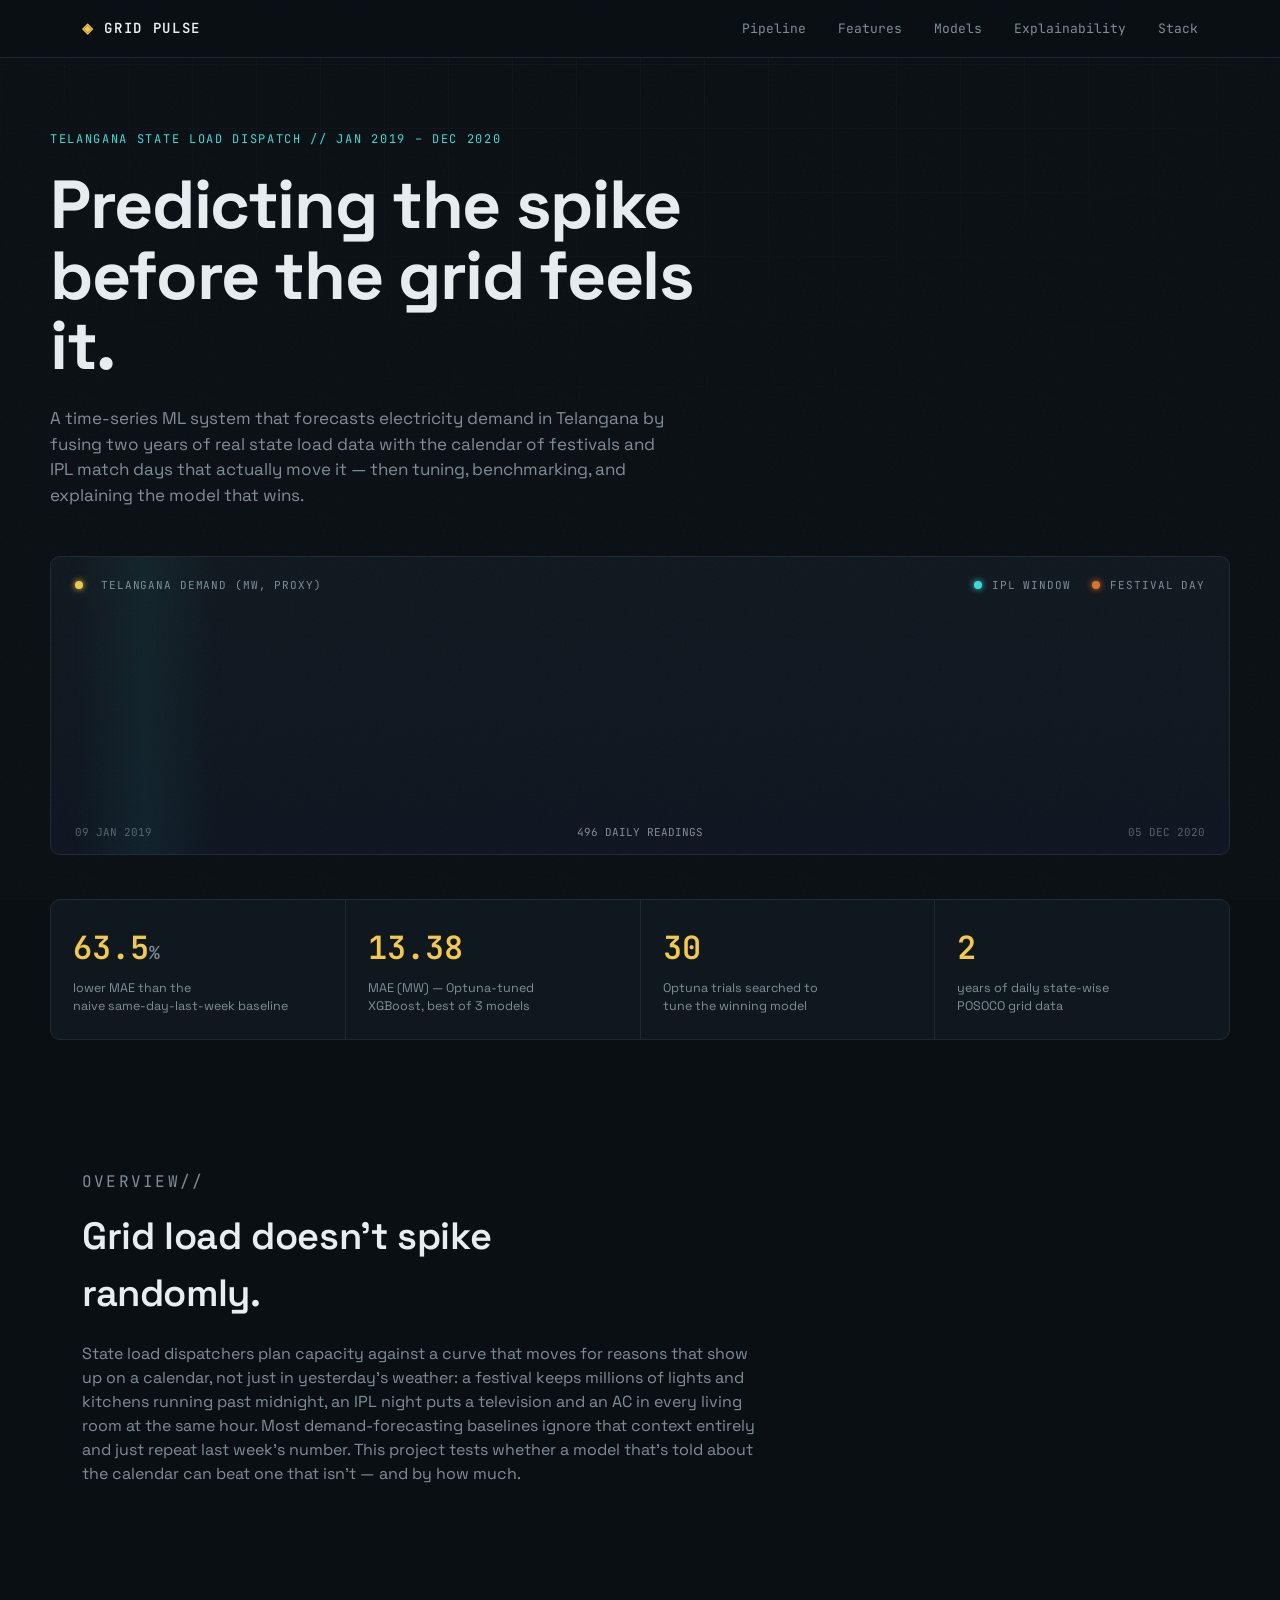
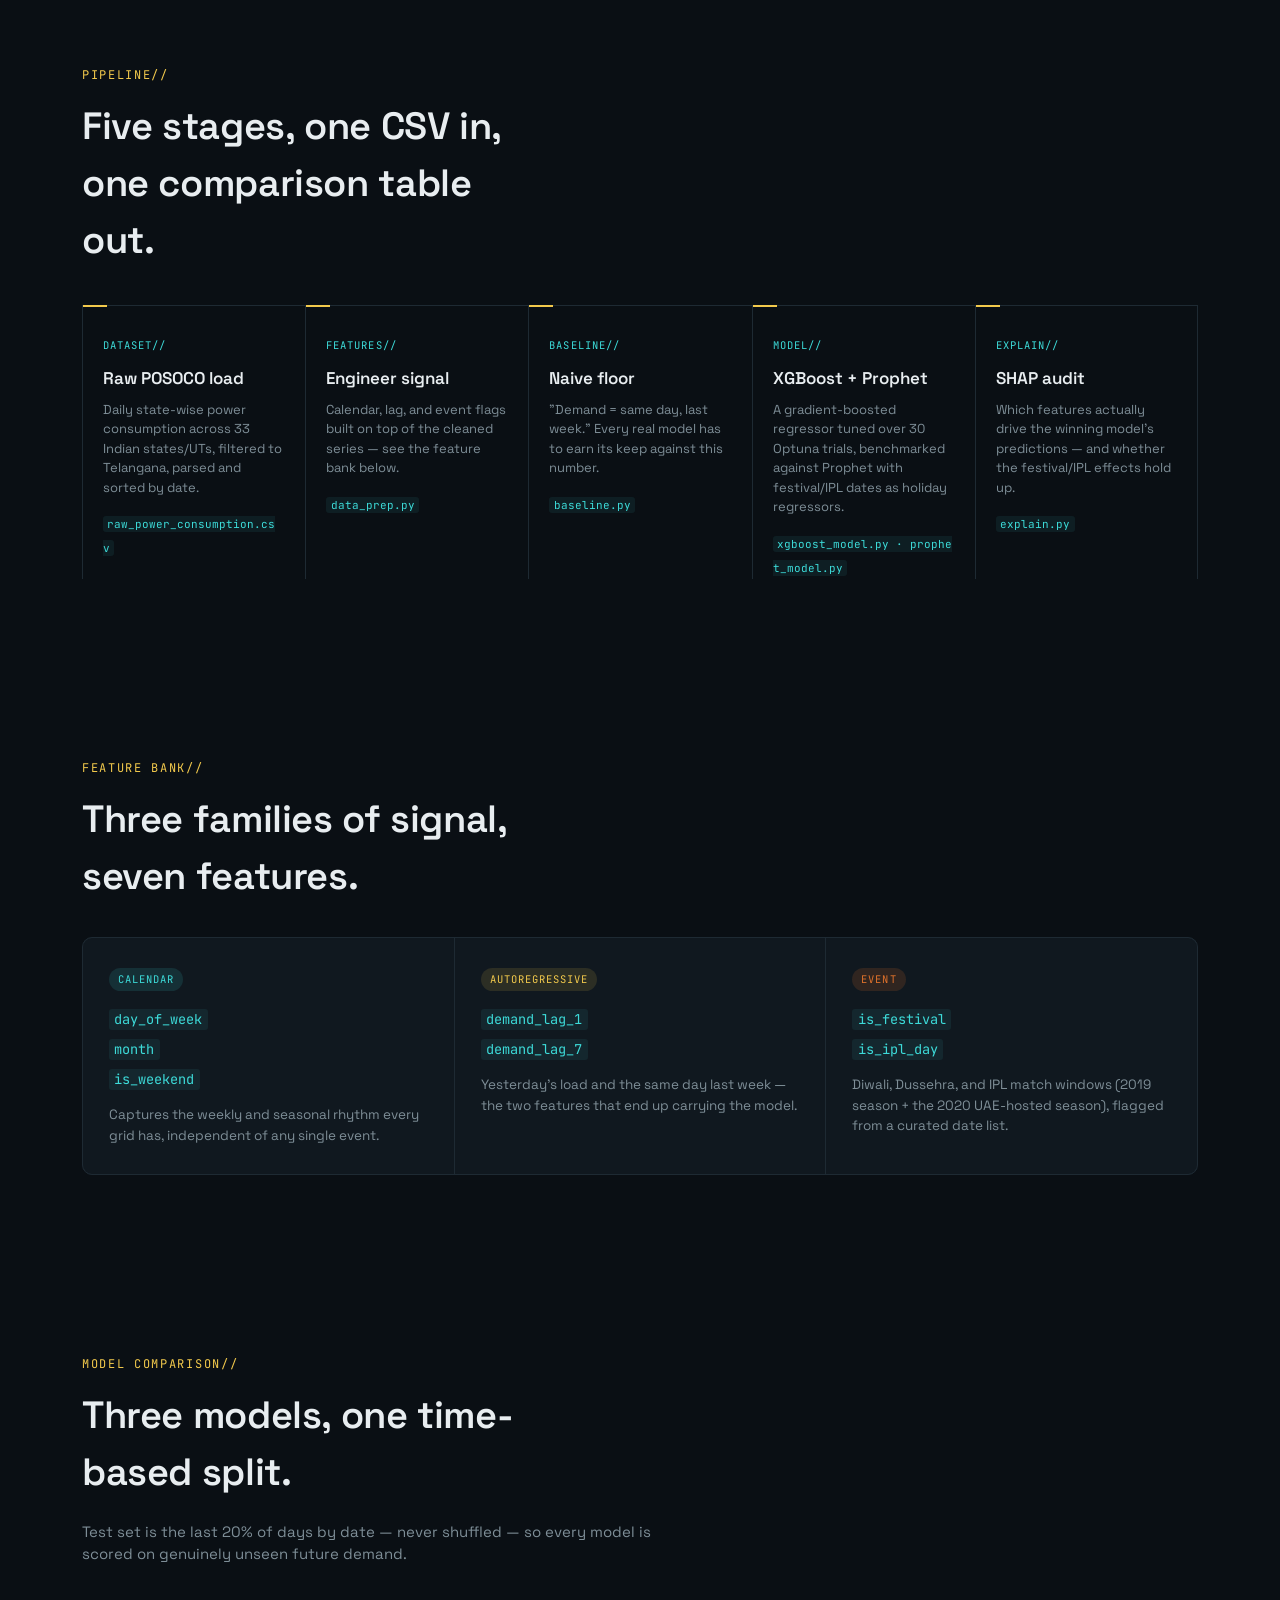
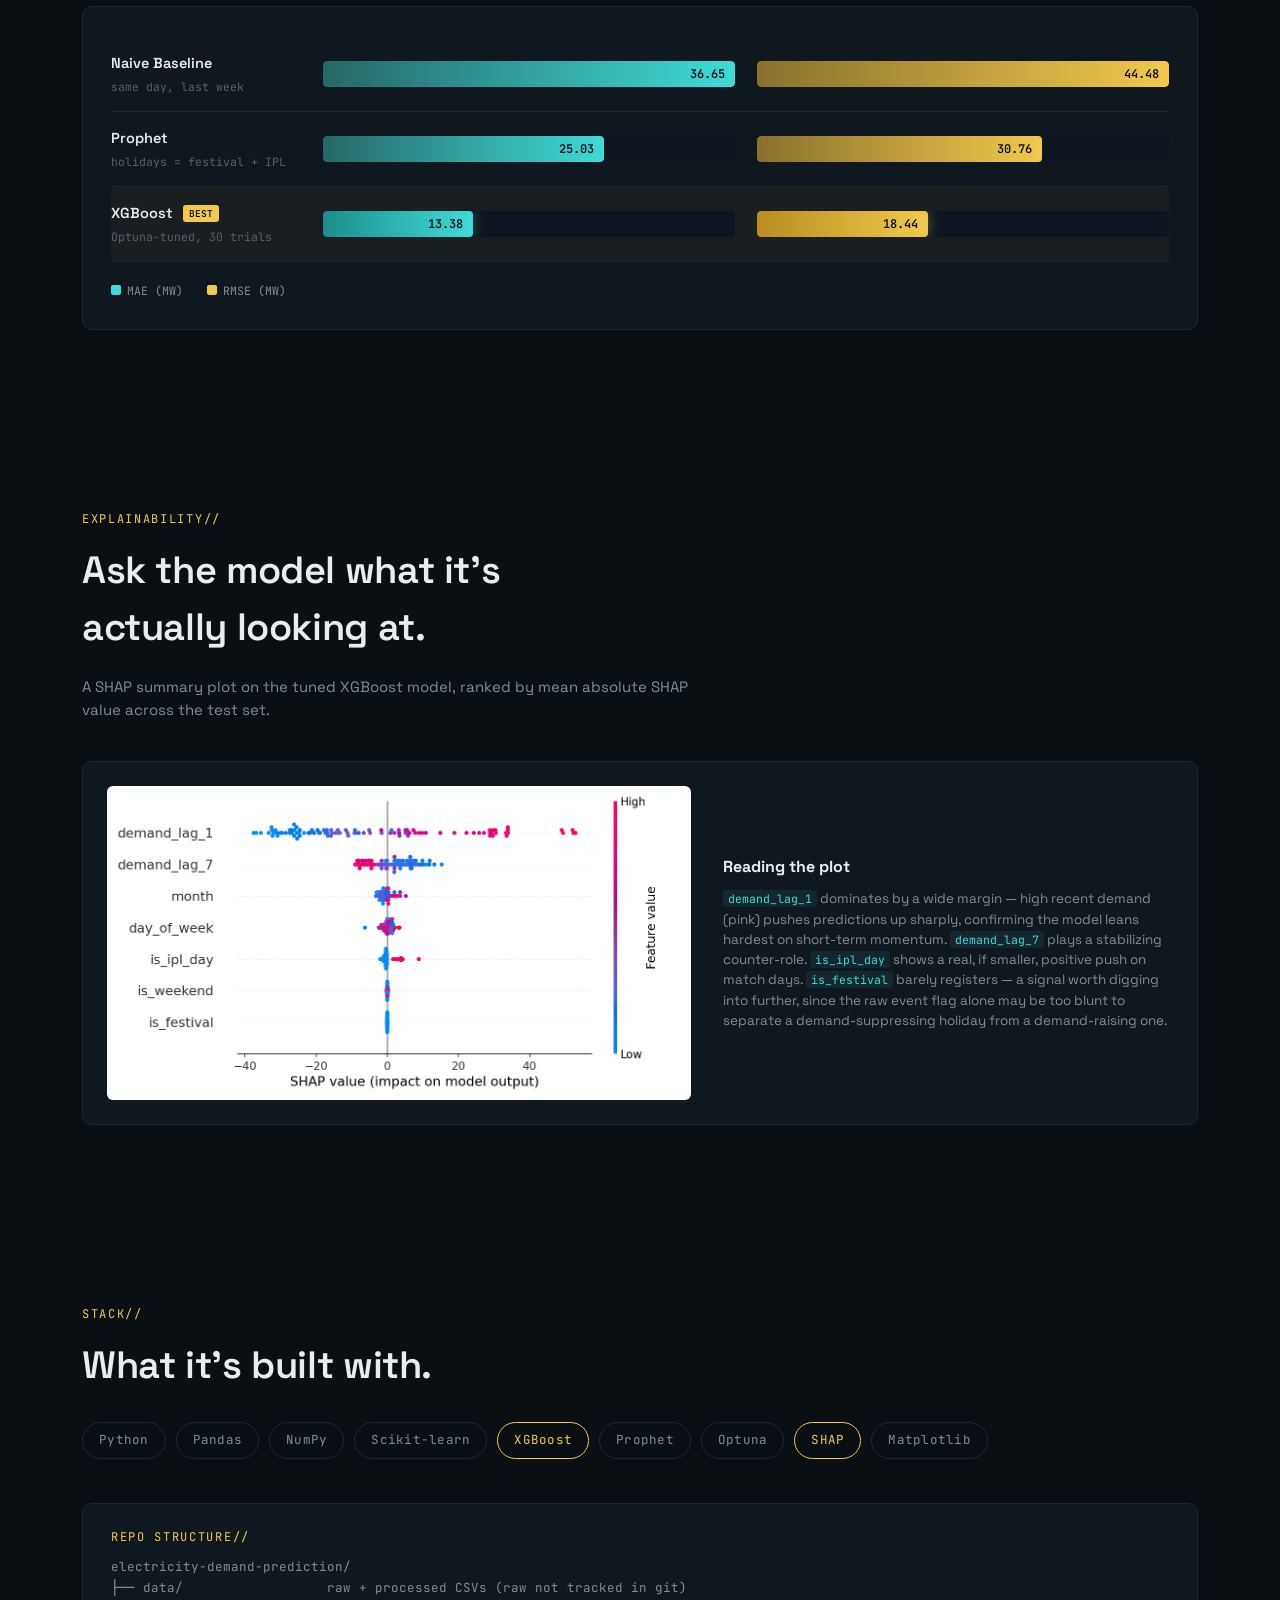
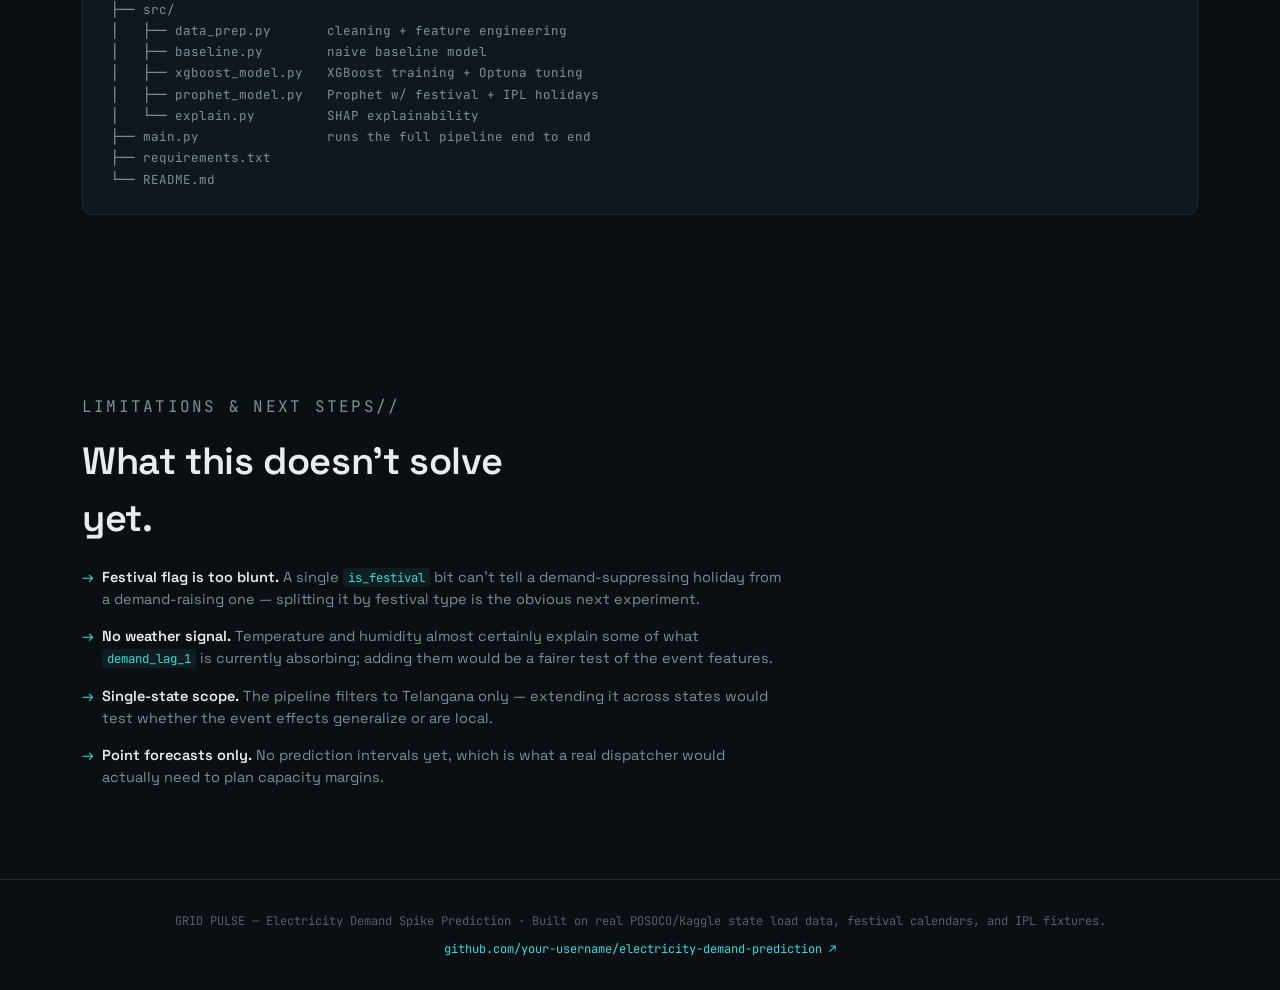
<file: a.html>
<!DOCTYPE html>
<html lang="en">
<head>
<meta charset="UTF-8">
<meta name="viewport" content="width=device-width, initial-scale=1.0">
<title>Grid Pulse — Electricity Demand Spike Prediction</title>
<link rel="preconnect" href="https://fonts.googleapis.com">
<link href="https://fonts.googleapis.com/css2?family=Space+Grotesk:wght@400;500;600;700&family=JetBrains+Mono:wght@400;500;600;700&display=swap" rel="stylesheet">
<style>
:root{
  --bg: #0A0F14;
  --panel: #10181F;
  --panel-2: #0D1520;
  --line: #1E2A33;
  --text: #E8EDF0;
  --text-dim: #7E8E97;
  --text-dimmer: #566067;
  --amber: #F2C94C;
  --amber-dim: #8A712E;
  --cyan: #3DDBD9;
  --cyan-dim: #276866;
  --gold: #E0722B;
  --mono: 'JetBrains Mono', monospace;
  --disp: 'Space Grotesk', sans-serif;
}

*{ box-sizing:border-box; margin:0; padding:0; }

html{ scroll-behavior:smooth; }

body{
  background:var(--bg);
  color:var(--text);
  font-family:var(--disp);
  line-height:1.5;
  -webkit-font-smoothing:antialiased;
  overflow-x:hidden;
}

.grain{
  position:fixed; inset:0; pointer-events:none; z-index:2; opacity:.035;
  background-image:url("data:image/svg+xml,%3Csvg xmlns='http://www.w3.org/2000/svg' width='120' height='120'%3E%3Cfilter id='n'%3E%3CfeTurbulence type='fractalNoise' baseFrequency='0.9' numOctaves='2' stitchTiles='stitch'/%3E%3C/filter%3E%3Crect width='100%25' height='100%25' filter='url(%23n)'/%3E%3C/svg%3E");
}

/* background grid */
body::before{
  content:"";
  position:fixed; inset:0; z-index:0;
  background-image:
    linear-gradient(var(--line) 1px, transparent 1px),
    linear-gradient(90deg, var(--line) 1px, transparent 1px);
  background-size: 64px 64px;
  opacity:.28;
  mask-image: radial-gradient(ellipse 90% 60% at 50% 0%, black 10%, transparent 75%);
}

main, header, footer, nav{ position:relative; z-index:1; }

::selection{ background:var(--amber); color:#111; }

a{ color:inherit; text-decoration:none; }

code{
  font-family:var(--mono);
  font-size:.85em;
  color:var(--cyan);
  background:rgba(61,219,217,.08);
  padding:.1em .4em;
  border-radius:3px;
}

/* NAV */
#nav{
  position:sticky; top:0; z-index:10;
  backdrop-filter:blur(10px);
  background:rgba(10,15,20,.75);
  border-bottom:1px solid var(--line);
}
.nav-inner{
  max-width:1180px; margin:0 auto; padding:18px 32px;
  display:flex; align-items:center; justify-content:space-between;
}
.brand{
  font-family:var(--mono); font-size:14px; letter-spacing:.12em;
  font-weight:600; color:var(--text);
}
.brand-mark{ color:var(--amber); }
.nav-links{ display:flex; gap:32px; font-family:var(--mono); font-size:13px; color:var(--text-dim); }
.nav-links a{ transition:color .2s ease; }
.nav-links a:hover{ color:var(--amber); }

/* HERO */
.hero{ padding:72px 32px 40px; }
.hero-inner{ max-width:1180px; margin:0 auto; }

.eyebrow{
  font-family:var(--mono); font-size:12px; letter-spacing:.14em;
  color:var(--cyan); margin-bottom:22px;
}

h1{
  font-size:clamp(38px, 6vw, 68px);
  font-weight:700;
  letter-spacing:-.02em;
  line-height:1.04;
  max-width:16ch;
  margin-bottom:24px;
}

.hero-sub{
  max-width:620px;
  font-size:17px;
  color:var(--text-dim);
  margin-bottom:48px;
}

/* SCOPE / OSCILLOSCOPE PANEL */
.scope-panel{
  background:linear-gradient(180deg, var(--panel), var(--panel-2));
  border:1px solid var(--line);
  border-radius:10px;
  padding:20px 24px 14px;
  margin-bottom:44px;
  position:relative;
  overflow:hidden;
}
.scope-panel::after{
  content:"";
  position:absolute; top:0; bottom:0; width:140px;
  background:linear-gradient(90deg, transparent, rgba(61,219,217,.06), transparent);
  animation: sweep 7s linear infinite;
}
@keyframes sweep{
  0%{ left:-140px; }
  100%{ left:100%; }
}
.scope-head{
  display:flex; justify-content:space-between; align-items:center;
  font-family:var(--mono); font-size:11px; letter-spacing:.08em; color:var(--text-dim);
  margin-bottom:6px;
}
.scope-label{ display:flex; align-items:center; gap:14px; }
.scope-label.right{ gap:6px; }
.dot{ width:8px; height:8px; border-radius:50%; display:inline-block; margin-right:4px; }
.dot-amber{ background:var(--amber); box-shadow:0 0 6px var(--amber); }
.dot-cyan{ background:var(--cyan); box-shadow:0 0 6px var(--cyan); }
.dot-gold{ background:var(--gold); box-shadow:0 0 6px var(--gold); }

#scope{ width:100%; height:220px; display:block; }

.scope-foot{
  display:flex; justify-content:space-between;
  font-family:var(--mono); font-size:11px; color:var(--text-dimmer);
  padding-top:4px;
}
.scope-scan-label{ color:var(--text-dim); }

/* STATS */
.stat-strip{
  display:grid; grid-template-columns:repeat(4,1fr); gap:1px;
  background:var(--line); border:1px solid var(--line); border-radius:10px;
  overflow:hidden;
}
.stat{
  background:var(--panel);
  padding:24px 22px;
  display:flex; flex-direction:column; gap:8px;
}
.stat-num{
  font-family:var(--mono); font-size:32px; font-weight:600; color:var(--amber);
}
.stat-unit{ font-size:18px; color:var(--text-dim); }
.stat-label{ font-size:12.5px; color:var(--text-dim); line-height:1.4; }

/* SECTIONS */
section{ max-width:1180px; margin:0 auto; padding:90px 32px; }
.prose-section{ max-width:1180px; }
.prose-section p{ max-width:680px; color:var(--text-dim); font-size:16px; }

.section-kicker{
  font-family:var(--mono); font-size:12px; letter-spacing:.14em;
  color:var(--amber); margin-bottom:14px;
}
.section-kicker.small{ margin-bottom:10px; }

h2{
  font-size:clamp(26px,3.6vw,38px);
  font-weight:600;
  letter-spacing:-.01em;
  max-width:18ch;
  margin-bottom:20px;
}
.section-sub{ color:var(--text-dim); max-width:620px; margin-bottom:40px; font-size:15px; }

/* PIPELINE */
.pipeline-track{
  display:grid; grid-template-columns:repeat(5,1fr); gap:0;
  border-top:1px solid var(--line);
  margin-top:36px;
}
.pipe-node{
  padding:26px 20px 0;
  border-left:1px solid var(--line);
  position:relative;
}
.pipe-node:last-child{ border-right:1px solid var(--line); }
.pipe-node::before{
  content:"";
  position:absolute; top:-1px; left:0; width:24px; height:2px;
  background:var(--amber);
}
.pipe-tag{
  font-family:var(--mono); font-size:10.5px; letter-spacing:.1em;
  color:var(--cyan);
}
.pipe-node h3{ font-size:17px; font-weight:600; margin:10px 0 8px; }
.pipe-node p{ font-size:13px; color:var(--text-dim); margin-bottom:14px; min-height:64px; }
.pipe-node code{ font-size:11px; word-break:break-all; }

/* FEATURES */
.feature-grid{
  display:grid; grid-template-columns:repeat(3,1fr); gap:1px;
  background:var(--line); border:1px solid var(--line); border-radius:10px; overflow:hidden;
  margin-top:32px;
}
.feature-card{ background:var(--panel); padding:28px 26px; }
.feature-tag{
  font-family:var(--mono); font-size:10.5px; letter-spacing:.1em;
  padding:4px 9px; border-radius:20px; display:inline-block; margin-bottom:16px;
}
.tag-cyan{ background:rgba(61,219,217,.12); color:var(--cyan); }
.tag-amber{ background:rgba(242,201,76,.12); color:var(--amber); }
.tag-gold{ background:rgba(224,114,43,.15); color:var(--gold); }
.feature-card ul{ list-style:none; margin-bottom:14px; display:flex; flex-direction:column; gap:6px; }
.feature-card p{ font-size:13.5px; color:var(--text-dim); }

/* MODEL CHART */
.chart-panel{
  background:var(--panel); border:1px solid var(--line); border-radius:10px;
  padding:30px 28px;
}
.bar-row{
  display:grid; grid-template-columns:190px 1fr 1fr; gap:22px;
  align-items:center; padding:16px 0;
  border-bottom:1px solid var(--line);
}
.bar-row:last-of-type{ border-bottom:none; }
.bar-label{ display:flex; flex-direction:column; gap:3px; }
.bar-name{ font-weight:600; font-size:14.5px; }
.win-badge{
  font-family:var(--mono); font-size:9.5px; background:var(--amber); color:#0A0F14;
  padding:2px 6px; border-radius:3px; margin-left:6px; vertical-align:middle;
}
.bar-note{ font-size:11.5px; color:var(--text-dimmer); font-family:var(--mono); }
.bar-track{ background:var(--panel-2); border-radius:4px; height:26px; position:relative; overflow:hidden; }
.bar{
  height:100%; border-radius:4px;
  width:0;
  transition:width 1.1s cubic-bezier(.16,1,.3,1);
  display:flex; align-items:center; justify-content:flex-end;
  padding-right:10px;
  position:relative;
}
.bar.animate{ width:var(--w); }
.bar-mae{ background:linear-gradient(90deg, var(--cyan-dim), var(--cyan)); }
.bar-rmse{ background:linear-gradient(90deg, var(--amber-dim), var(--amber)); }
.bar.win.bar-mae{ background:linear-gradient(90deg, #1c8f8c, var(--cyan)); box-shadow:0 0 14px rgba(61,219,217,.35); }
.bar.win.bar-rmse{ background:linear-gradient(90deg, #b98d1f, var(--amber)); box-shadow:0 0 14px rgba(242,201,76,.35); }
.bar-val{ font-family:var(--mono); font-size:12px; font-weight:600; color:#0A0F14; }
.bar-row.winner{ background:rgba(242,201,76,.04); border-radius:6px; }
.chart-legend{
  display:flex; gap:24px; margin-top:20px; font-family:var(--mono); font-size:11.5px; color:var(--text-dim);
}
.swatch{ width:10px; height:10px; display:inline-block; border-radius:2px; margin-right:6px; }
.swatch-mae{ background:var(--cyan); }
.swatch-rmse{ background:var(--amber); }

/* SHAP */
.shap-panel{
  display:grid; grid-template-columns:1.3fr 1fr; gap:32px; align-items:center;
  background:var(--panel); border:1px solid var(--line); border-radius:10px; padding:24px;
}
.shap-img{ width:100%; border-radius:6px; background:#fff; display:block; }
.shap-read h3{ font-size:16px; margin-bottom:10px; }
.shap-read p{ font-size:13.5px; color:var(--text-dim); }

/* STACK */
.chip-row{ display:flex; flex-wrap:wrap; gap:10px; margin:28px 0 44px; }
.chip{
  font-family:var(--mono); font-size:12.5px; letter-spacing:.02em;
  border:1px solid var(--line); color:var(--text-dim);
  padding:8px 16px; border-radius:20px;
}
.chip-accent{ border-color:var(--amber); color:var(--amber); }
.structure-panel{ background:var(--panel); border:1px solid var(--line); border-radius:10px; padding:24px 28px; }
.tree{
  font-family:var(--mono); font-size:12.5px; color:var(--text-dim); line-height:1.7;
  overflow-x:auto;
}

.next-list{
  list-style:none; display:flex; flex-direction:column; gap:16px;
  max-width:700px; margin-top:8px;
}
.next-list li{
  color:var(--text-dim); font-size:14.5px; padding-left:20px; position:relative;
}
.next-list li::before{
  content:"→"; position:absolute; left:0; top:0; color:var(--cyan);
}
.next-list strong{ color:var(--text); font-weight:600; }

footer{
  border-top:1px solid var(--line); padding:32px; text-align:center;
  font-family:var(--mono); font-size:12px; color:var(--text-dimmer);
}
.footer-link{ margin-top:10px; }
.footer-link a{ color:var(--cyan); transition:color .2s ease; }
.footer-link a:hover{ color:var(--amber); }

@media (max-width:900px){
  .stat-strip{ grid-template-columns:repeat(2,1fr); }
  .pipeline-track{ grid-template-columns:1fr; }
  .pipe-node{ border-left:none; border-top:1px solid var(--line); padding-top:22px; }
  .pipe-node::before{ display:none; }
  .feature-grid{ grid-template-columns:1fr; }
  .bar-row{ grid-template-columns:1fr; gap:8px; }
  .shap-panel{ grid-template-columns:1fr; }
  h1{ max-width:none; }
}

</style>
</head>
<body>

<div class="grain"></div>

<nav id="nav">
  <div class="nav-inner">
    <div class="brand"><span class="brand-mark">◈</span> GRID&nbsp;PULSE</div>
    <div class="nav-links">
      <a href="#pipeline">Pipeline</a>
      <a href="#features">Features</a>
      <a href="#models">Models</a>
      <a href="#explain">Explainability</a>
      <a href="#stack">Stack</a>
    </div>
  </div>
</nav>

<header class="hero">
  <div class="hero-inner">
    <p class="eyebrow">TELANGANA STATE LOAD DISPATCH // JAN 2019 – DEC 2020</p>
    <h1>Predicting the spike<br>before the grid feels it.</h1>
    <p class="hero-sub">A time-series ML system that forecasts electricity demand in Telangana by fusing two years of real state load data with the calendar of festivals and IPL match days that actually move it — then tuning, benchmarking, and explaining the model that wins.</p>

    <div class="scope-panel">
      <div class="scope-head">
        <span class="scope-label"><span class="dot dot-amber"></span>TELANGANA DEMAND (MW, PROXY)</span>
        <span class="scope-label right"><span class="dot dot-cyan"></span>IPL WINDOW &nbsp; <span class="dot dot-gold"></span>FESTIVAL DAY</span>
      </div>
      <svg id="scope" viewBox="0 0 1000 260" preserveAspectRatio="none"></svg>
      <div class="scope-foot">
        <span>09 JAN 2019</span>
        <span class="scope-scan-label">496 DAILY READINGS</span>
        <span>05 DEC 2020</span>
      </div>
    </div>

    <div class="stat-strip">
      <div class="stat">
        <span class="stat-num">63.5<span class="stat-unit">%</span></span>
        <span class="stat-label">lower MAE than the<br>naive same-day-last-week baseline</span>
      </div>
      <div class="stat">
        <span class="stat-num">13.38</span>
        <span class="stat-label">MAE (MW) — Optuna-tuned<br>XGBoost, best of 3 models</span>
      </div>
      <div class="stat">
        <span class="stat-num">30</span>
        <span class="stat-label">Optuna trials searched to<br>tune the winning model</span>
      </div>
      <div class="stat">
        <span class="stat-num">2</span>
        <span class="stat-label">years of daily state-wise<br>POSOCO grid data</span>
      </div>
    </div>
  </div>
</header>

<main>

  <section class="prose-section" id="overview">
    <p class="section-kicker">OVERVIEW//</p>
    <h2>Grid load doesn't spike randomly.</h2>
    <p>State load dispatchers plan capacity against a curve that moves for reasons that show up on a calendar, not just in yesterday's weather: a festival keeps millions of lights and kitchens running past midnight, an IPL night puts a television and an AC in every living room at the same hour. Most demand-forecasting baselines ignore that context entirely and just repeat last week's number. This project tests whether a model that's told about the calendar can beat one that isn't — and by how much.</p>
  </section>

  <section id="pipeline">
    <p class="section-kicker">PIPELINE//</p>
    <h2>Five stages, one CSV in, one comparison table out.</h2>
    <div class="pipeline-track">
      <div class="pipe-node">
        <span class="pipe-tag">DATASET//</span>
        <h3>Raw POSOCO load</h3>
        <p>Daily state-wise power consumption across 33 Indian states/UTs, filtered to Telangana, parsed and sorted by date.</p>
        <code>raw_power_consumption.csv</code>
      </div>
      <div class="pipe-node">
        <span class="pipe-tag">FEATURES//</span>
        <h3>Engineer signal</h3>
        <p>Calendar, lag, and event flags built on top of the cleaned series — see the feature bank below.</p>
        <code>data_prep.py</code>
      </div>
      <div class="pipe-node">
        <span class="pipe-tag">BASELINE//</span>
        <h3>Naive floor</h3>
        <p>"Demand = same day, last week." Every real model has to earn its keep against this number.</p>
        <code>baseline.py</code>
      </div>
      <div class="pipe-node">
        <span class="pipe-tag">MODEL//</span>
        <h3>XGBoost + Prophet</h3>
        <p>A gradient-boosted regressor tuned over 30 Optuna trials, benchmarked against Prophet with festival/IPL dates as holiday regressors.</p>
        <code>xgboost_model.py · prophet_model.py</code>
      </div>
      <div class="pipe-node">
        <span class="pipe-tag">EXPLAIN//</span>
        <h3>SHAP audit</h3>
        <p>Which features actually drive the winning model's predictions — and whether the festival/IPL effects hold up.</p>
        <code>explain.py</code>
      </div>
    </div>
  </section>

  <section id="features">
    <p class="section-kicker">FEATURE BANK//</p>
    <h2>Three families of signal, seven features.</h2>
    <div class="feature-grid">
      <div class="feature-card">
        <span class="feature-tag tag-cyan">CALENDAR</span>
        <ul>
          <li><code>day_of_week</code></li>
          <li><code>month</code></li>
          <li><code>is_weekend</code></li>
        </ul>
        <p>Captures the weekly and seasonal rhythm every grid has, independent of any single event.</p>
      </div>
      <div class="feature-card">
        <span class="feature-tag tag-amber">AUTOREGRESSIVE</span>
        <ul>
          <li><code>demand_lag_1</code></li>
          <li><code>demand_lag_7</code></li>
        </ul>
        <p>Yesterday's load and the same day last week — the two features that end up carrying the model.</p>
      </div>
      <div class="feature-card">
        <span class="feature-tag tag-gold">EVENT</span>
        <ul>
          <li><code>is_festival</code></li>
          <li><code>is_ipl_day</code></li>
        </ul>
        <p>Diwali, Dussehra, and IPL match windows (2019 season + the 2020 UAE-hosted season), flagged from a curated date list.</p>
      </div>
    </div>
  </section>

  <section id="models">
    <p class="section-kicker">MODEL COMPARISON//</p>
    <h2>Three models, one time-based split.</h2>
    <p class="section-sub">Test set is the last 20% of days by date — never shuffled — so every model is scored on genuinely unseen future demand.</p>
    <div class="chart-panel">
      <div class="bar-row" data-mae="36.65" data-rmse="44.48">
        <div class="bar-label">
          <span class="bar-name">Naive Baseline</span>
          <span class="bar-note">same day, last week</span>
        </div>
        <div class="bar-track">
          <div class="bar bar-mae" style="--w:100%"><span class="bar-val">36.65</span></div>
        </div>
        <div class="bar-track">
          <div class="bar bar-rmse" style="--w:100%"><span class="bar-val">44.48</span></div>
        </div>
      </div>
      <div class="bar-row" data-mae="25.03" data-rmse="30.76">
        <div class="bar-label">
          <span class="bar-name">Prophet</span>
          <span class="bar-note">holidays = festival + IPL</span>
        </div>
        <div class="bar-track">
          <div class="bar bar-mae" style="--w:68.3%"><span class="bar-val">25.03</span></div>
        </div>
        <div class="bar-track">
          <div class="bar bar-rmse" style="--w:69.2%"><span class="bar-val">30.76</span></div>
        </div>
      </div>
      <div class="bar-row winner" data-mae="13.38" data-rmse="18.44">
        <div class="bar-label">
          <span class="bar-name">XGBoost <span class="win-badge">BEST</span></span>
          <span class="bar-note">Optuna-tuned, 30 trials</span>
        </div>
        <div class="bar-track">
          <div class="bar bar-mae win" style="--w:36.5%"><span class="bar-val">13.38</span></div>
        </div>
        <div class="bar-track">
          <div class="bar bar-rmse win" style="--w:41.5%"><span class="bar-val">18.44</span></div>
        </div>
      </div>
      <div class="chart-legend">
        <span><span class="swatch swatch-mae"></span>MAE (MW)</span>
        <span><span class="swatch swatch-rmse"></span>RMSE (MW)</span>
      </div>
    </div>
  </section>

  <section id="explain">
    <p class="section-kicker">EXPLAINABILITY//</p>
    <h2>Ask the model what it's actually looking at.</h2>
    <p class="section-sub">A SHAP summary plot on the tuned XGBoost model, ranked by mean absolute SHAP value across the test set.</p>
    <div class="shap-panel">
      <img src="[data-uri]" alt="SHAP summary plot showing demand_lag_1 as the dominant feature, followed by demand_lag_7, month, day_of_week, is_ipl_day, is_weekend, and is_festival" class="shap-img">
      <div class="shap-read">
        <h3>Reading the plot</h3>
        <p><code>demand_lag_1</code> dominates by a wide margin — high recent demand (pink) pushes predictions up sharply, confirming the model leans hardest on short-term momentum. <code>demand_lag_7</code> plays a stabilizing counter-role. <code>is_ipl_day</code> shows a real, if smaller, positive push on match days. <code>is_festival</code> barely registers — a signal worth digging into further, since the raw event flag alone may be too blunt to separate a demand-suppressing holiday from a demand-raising one.</p>
      </div>
    </div>
  </section>

  <section id="stack">
    <p class="section-kicker">STACK//</p>
    <h2>What it's built with.</h2>
    <div class="chip-row">
      <span class="chip">Python</span>
      <span class="chip">Pandas</span>
      <span class="chip">NumPy</span>
      <span class="chip">Scikit-learn</span>
      <span class="chip chip-accent">XGBoost</span>
      <span class="chip">Prophet</span>
      <span class="chip">Optuna</span>
      <span class="chip chip-accent">SHAP</span>
      <span class="chip">Matplotlib</span>
    </div>
    <div class="structure-panel">
      <p class="section-kicker small">REPO STRUCTURE//</p>
      <pre class="tree">electricity-demand-prediction/
├── data/                  raw + processed CSVs (raw not tracked in git)
├── src/
│   ├── data_prep.py       cleaning + feature engineering
│   ├── baseline.py        naive baseline model
│   ├── xgboost_model.py   XGBoost training + Optuna tuning
│   ├── prophet_model.py   Prophet w/ festival + IPL holidays
│   └── explain.py         SHAP explainability
├── main.py                runs the full pipeline end to end
├── requirements.txt
└── README.md</pre>
    </div>
  </section>

  <section id="next" class="prose-section">
    <p class="section-kicker">LIMITATIONS &amp; NEXT STEPS//</p>
    <h2>What this doesn't solve yet.</h2>
    <ul class="next-list">
      <li><strong>Festival flag is too blunt.</strong> A single <code>is_festival</code> bit can't tell a demand-suppressing holiday from a demand-raising one — splitting it by festival type is the obvious next experiment.</li>
      <li><strong>No weather signal.</strong> Temperature and humidity almost certainly explain some of what <code>demand_lag_1</code> is currently absorbing; adding them would be a fairer test of the event features.</li>
      <li><strong>Single-state scope.</strong> The pipeline filters to Telangana only — extending it across states would test whether the event effects generalize or are local.</li>
      <li><strong>Point forecasts only.</strong> No prediction intervals yet, which is what a real dispatcher would actually need to plan capacity margins.</li>
    </ul>
  </section>

</main>

<footer>
  <p>GRID PULSE — Electricity Demand Spike Prediction · Built on real POSOCO/Kaggle state load data, festival calendars, and IPL fixtures.</p>
  <p class="footer-link"><a href="https://github.com/" target="_blank" rel="noopener">github.com/your-username/electricity-demand-prediction ↗</a></p>
</footer>

<script>
const DEMAND_DATA = [["2019-01-09", 167.5, 0, 0, 0], ["2019-01-10", 173.4, 0, 0, 0], ["2019-01-11", 166.7, 0, 0, 0], ["2019-01-12", 173.2, 0, 0, 1], ["2019-01-13", 176.9, 0, 0, 1], ["2019-01-14", 177.0, 0, 0, 0], ["2019-01-15", 174.3, 0, 0, 0], ["2019-01-16", 161.3, 0, 0, 0], ["2019-01-17", 156.5, 0, 0, 0], ["2019-01-18", 169.4, 0, 0, 0], ["2019-01-19", 171.8, 0, 0, 1], ["2019-01-20", 152.0, 0, 0, 1], ["2019-01-21", 144.5, 0, 0, 0], ["2019-01-22", 150.3, 0, 0, 0], ["2019-01-23", 175.0, 0, 0, 0], ["2019-01-24", 177.3, 0, 0, 0], ["2019-01-25", 160.9, 0, 0, 0], ["2019-01-26", 165.2, 0, 0, 1], ["2019-01-27", 168.4, 0, 0, 1], ["2019-01-28", 168.8, 0, 0, 0], ["2019-01-29", 163.0, 0, 0, 0], ["2019-01-30", 206.5, 0, 0, 0], ["2019-01-31", 203.2, 0, 0, 0], ["2019-02-02", 204.8, 0, 0, 1], ["2019-02-03", 200.5, 0, 0, 1], ["2019-02-04", 202.4, 0, 0, 0], ["2019-02-05", 194.0, 0, 0, 0], ["2019-02-06", 189.8, 0, 0, 0], ["2019-02-07", 144.5, 0, 0, 0], ["2019-02-08", 145.3, 0, 0, 0], ["2019-02-09", 145.8, 0, 0, 1], ["2019-02-10", 148.6, 0, 0, 1], ["2019-02-11", 150.8, 0, 0, 0], ["2019-02-12", 150.5, 0, 0, 0], ["2019-02-13", 147.6, 0, 0, 0], ["2019-02-14", 141.7, 0, 0, 0], ["2019-02-15", 157.0, 0, 0, 0], ["2019-02-16", 162.6, 0, 0, 1], ["2019-02-17", 166.8, 0, 0, 1], ["2019-02-18", 167.8, 0, 0, 0], ["2019-02-19", 169.7, 0, 0, 0], ["2019-02-20", 172.1, 0, 0, 0], ["2019-02-21", 176.0, 0, 0, 0], ["2019-02-22", 181.8, 0, 0, 0], ["2019-02-23", 186.6, 0, 0, 1], ["2019-02-24", 177.5, 0, 0, 1], ["2019-02-25", 181.2, 0, 0, 0], ["2019-02-26", 170.9, 0, 0, 0], ["2019-02-27", 167.0, 0, 0, 0], ["2019-02-28", 215.0, 0, 0, 0], ["2019-03-02", 218.5, 0, 0, 1], ["2019-03-03", 219.7, 0, 0, 1], ["2019-03-04", 219.4, 0, 0, 0], ["2019-03-05", 224.4, 0, 0, 0], ["2019-03-06", 210.8, 0, 0, 0], ["2019-03-07", 204.6, 0, 0, 0], ["2019-03-08", 218.1, 0, 0, 0], ["2019-03-09", 225.4, 0, 0, 1], ["2019-03-10", 235.2, 0, 0, 1], ["2019-03-11", 241.7, 0, 0, 0], ["2019-03-12", 239.4, 0, 0, 0], ["2019-03-13", 205.2, 0, 0, 0], ["2019-03-14", 170.6, 0, 0, 0], ["2019-03-15", 140.0, 0, 0, 0], ["2019-03-16", 137.0, 0, 0, 1], ["2019-03-17", 131.8, 0, 0, 1], ["2019-03-18", 130.5, 0, 0, 0], ["2019-03-19", 140.2, 0, 0, 0], ["2019-03-20", 133.8, 0, 0, 0], ["2019-03-21", 137.0, 0, 0, 0], ["2019-03-22", 178.7, 0, 0, 0], ["2019-03-23", 180.8, 0, 1, 1], ["2019-03-24", 170.8, 0, 1, 1], ["2019-03-25", 169.0, 0, 1, 0], ["2019-03-26", 168.6, 0, 1, 0], ["2019-03-27", 167.3, 0, 1, 0], ["2019-03-28", 159.2, 0, 1, 0], ["2019-03-29", 223.9, 0, 1, 0], ["2019-03-30", 229.2, 0, 1, 1], ["2019-03-31", 226.8, 0, 1, 1], ["2019-04-02", 225.6, 0, 1, 0], ["2019-04-03", 227.8, 0, 1, 0], ["2019-04-04", 229.1, 0, 1, 0], ["2019-04-05", 219.1, 0, 1, 0], ["2019-04-06", 217.3, 0, 1, 1], ["2019-04-07", 218.5, 0, 1, 1], ["2019-04-08", 219.5, 0, 1, 0], ["2019-04-09", 215.5, 0, 1, 0], ["2019-04-10", 218.9, 0, 1, 0], ["2019-04-11", 214.6, 0, 1, 0], ["2019-04-12", 218.4, 0, 1, 0], ["2019-04-13", 151.8, 0, 1, 1], ["2019-04-14", 156.6, 0, 1, 1], ["2019-04-15", 162.2, 0, 1, 0], ["2019-04-16", 165.6, 0, 1, 0], ["2019-04-17", 163.5, 0, 1, 0], ["2019-04-18", 147.0, 0, 1, 0], ["2019-04-19", 136.3, 0, 1, 0], ["2019-04-20", 255.1, 0, 1, 1], ["2019-04-21", 255.2, 0, 1, 1], ["2019-04-22", 253.3, 0, 1, 0], ["2019-04-23", 249.7, 0, 1, 0], ["2019-04-24", 254.0, 0, 1, 0], ["2019-04-25", 255.9, 0, 1, 0], ["2019-04-26", 247.7, 0, 1, 0], ["2019-04-27", 218.6, 0, 1, 1], ["2019-04-28", 223.4, 0, 1, 1], ["2019-04-29", 225.7, 0, 1, 0], ["2019-04-30", 222.7, 0, 1, 0], ["2019-05-02", 225.7, 0, 1, 0], ["2019-05-03", 208.3, 0, 1, 0], ["2019-05-04", 204.8, 0, 1, 1], ["2019-05-05", 179.5, 0, 1, 1], ["2019-05-06", 169.4, 0, 1, 0], ["2019-05-07", 153.7, 0, 1, 0], ["2019-05-08", 154.1, 0, 1, 0], ["2019-05-09", 148.7, 0, 1, 0], ["2019-05-10", 160.2, 0, 1, 0], ["2019-05-11", 166.3, 0, 1, 1], ["2019-05-12", 184.1, 0, 1, 1], ["2019-05-13", 191.1, 0, 0, 0], ["2019-05-14", 198.7, 0, 0, 0], ["2019-05-15", 199.0, 0, 0, 0], ["2019-05-16", 174.1, 0, 0, 0], ["2019-05-17", 167.8, 0, 0, 0], ["2019-05-18", 161.1, 0, 0, 1], ["2019-05-19", 161.6, 0, 0, 1], ["2019-05-20", 164.1, 0, 0, 0], ["2019-05-21", 171.1, 0, 0, 0], ["2019-05-22", 176.0, 0, 0, 0], ["2019-05-23", 176.9, 0, 0, 0], ["2019-05-24", 176.9, 0, 0, 0], ["2019-05-25", 171.1, 0, 0, 1], ["2019-05-26", 219.7, 0, 0, 1], ["2019-05-27", 224.9, 0, 0, 0], ["2019-05-28", 210.7, 0, 0, 0], ["2019-05-29", 207.4, 0, 0, 0], ["2019-05-30", 202.5, 0, 0, 0], ["2019-05-31", 202.7, 0, 0, 0], ["2019-06-02", 208.6, 0, 0, 1], ["2019-06-03", 143.2, 0, 0, 0], ["2019-06-04", 146.8, 0, 0, 0], ["2019-06-05", 146.2, 0, 0, 0], ["2019-06-06", 145.2, 0, 0, 0], ["2019-06-07", 149.4, 0, 0, 0], ["2019-06-08", 149.4, 0, 0, 1], ["2019-06-09", 141.9, 0, 0, 1], ["2019-06-10", 181.9, 0, 0, 0], ["2019-06-11", 184.4, 0, 0, 0], ["2019-06-12", 185.8, 0, 0, 0], ["2019-06-13", 184.0, 0, 0, 0], ["2019-06-14", 176.9, 0, 0, 0], ["2019-06-15", 157.7, 0, 0, 1], ["2019-06-16", 140.1, 0, 0, 1], ["2019-06-17", 172.2, 0, 0, 0], ["2019-06-18", 173.0, 0, 0, 0], ["2019-06-19", 171.3, 0, 0, 0], ["2019-06-20", 175.1, 0, 0, 0], ["2019-06-21", 172.5, 0, 0, 0], ["2019-06-22", 172.6, 0, 0, 1], ["2019-06-23", 171.1, 0, 0, 1], ["2019-06-24", 211.8, 0, 0, 0], ["2019-06-25", 216.6, 0, 0, 0], ["2019-06-26", 216.3, 0, 0, 0], ["2019-06-27", 218.9, 0, 0, 0], ["2019-06-28", 217.2, 0, 0, 0], ["2019-06-29", 213.6, 0, 0, 1], ["2019-06-30", 208.0, 0, 0, 1], ["2019-07-01", 217.8, 0, 0, 0], ["2019-07-02", 217.9, 0, 0, 0], ["2019-07-03", 217.8, 0, 0, 0], ["2019-07-04", 204.2, 0, 0, 0], ["2019-07-05", 193.4, 0, 0, 0], ["2019-07-06", 210.6, 0, 0, 1], ["2019-07-07", 212.1, 0, 0, 1], ["2019-07-08", 143.8, 0, 0, 0], ["2019-07-08", 145.1, 0, 0, 0], ["2019-07-09", 142.9, 0, 0, 0], ["2019-07-09", 142.4, 0, 0, 0], ["2019-07-10", 144.9, 0, 0, 0], ["2019-07-10", 146.0, 0, 0, 0], ["2019-07-11", 140.9, 0, 0, 0], ["2019-07-11", 191.5, 0, 0, 0], ["2019-07-12", 190.6, 0, 0, 0], ["2019-07-12", 194.8, 0, 0, 0], ["2019-07-13", 197.2, 0, 0, 1], ["2019-07-14", 190.4, 0, 0, 1], ["2019-07-15", 177.5, 0, 0, 0], ["2019-07-16", 174.0, 0, 0, 0], ["2019-07-17", 225.2, 0, 0, 0], ["2019-07-18", 229.8, 0, 0, 0], ["2019-07-19", 231.2, 0, 0, 0], ["2019-07-20", 218.0, 0, 0, 1], ["2019-07-21", 225.6, 0, 0, 1], ["2019-07-22", 224.6, 0, 0, 0], ["2019-07-23", 222.0, 0, 0, 0], ["2019-07-24", 195.8, 0, 0, 0], ["2019-07-25", 203.3, 0, 0, 0], ["2019-07-26", 205.3, 0, 0, 0], ["2019-07-27", 205.5, 0, 0, 1], ["2019-07-28", 212.4, 0, 0, 1], ["2019-07-29", 211.4, 0, 0, 0], ["2019-07-30", 209.9, 0, 0, 0], ["2019-07-31", 166.1, 0, 0, 0], ["2019-08-01", 171.0, 0, 0, 0], ["2019-08-02", 172.7, 0, 0, 0], ["2019-08-03", 170.2, 0, 0, 1], ["2019-08-04", 149.4, 0, 0, 1], ["2019-08-05", 149.4, 0, 0, 0], ["2019-08-06", 144.8, 0, 0, 0], ["2019-08-08", 144.2, 0, 0, 0], ["2019-08-09", 149.5, 0, 0, 0], ["2019-08-10", 151.3, 0, 0, 1], ["2019-08-11", 159.8, 0, 0, 1], ["2019-08-12", 166.9, 0, 0, 0], ["2019-08-13", 173.3, 0, 0, 0], ["2019-08-14", 168.1, 0, 0, 0], ["2019-08-15", 247.4, 0, 0, 0], ["2019-08-16", 252.5, 0, 0, 0], ["2019-08-17", 254.3, 0, 0, 1], ["2019-08-18", 250.3, 0, 0, 1], ["2019-08-19", 254.3, 0, 0, 0], ["2019-08-20", 252.2, 0, 0, 0], ["2019-08-21", 249.5, 0, 0, 0], ["2019-08-22", 204.5, 0, 0, 0], ["2019-08-23", 208.6, 0, 0, 0], ["2019-08-24", 211.7, 0, 0, 1], ["2019-08-25", 215.6, 0, 0, 1], ["2019-08-26", 214.2, 0, 0, 0], ["2019-08-27", 216.1, 0, 0, 0], ["2019-08-28", 216.4, 0, 0, 0], ["2019-08-29", 199.8, 0, 0, 0], ["2019-08-30", 194.5, 0, 0, 0], ["2019-08-31", 161.5, 0, 0, 1], ["2019-09-01", 167.1, 0, 0, 1], ["2019-09-02", 165.1, 0, 0, 0], ["2019-09-03", 167.0, 0, 0, 0], ["2019-09-04", 169.4, 0, 0, 0], ["2019-09-05", 241.2, 0, 0, 0], ["2019-09-06", 247.4, 0, 0, 0], ["2019-09-08", 256.2, 0, 0, 1], ["2019-09-09", 247.4, 0, 0, 0], ["2019-09-10", 236.7, 0, 0, 0], ["2019-09-11", 236.8, 0, 0, 0], ["2019-09-12", 174.7, 0, 0, 0], ["2019-09-13", 182.5, 0, 0, 0], ["2019-09-14", 185.7, 0, 0, 1], ["2019-09-15", 183.3, 0, 0, 1], ["2019-09-16", 182.0, 0, 0, 0], ["2019-09-17", 165.9, 0, 0, 0], ["2019-09-18", 170.3, 0, 0, 0], ["2019-09-19", 195.2, 0, 0, 0], ["2019-09-20", 193.8, 0, 0, 0], ["2019-09-21", 189.0, 0, 0, 1], ["2019-09-22", 186.3, 0, 0, 1], ["2019-09-23", 173.3, 0, 0, 0], ["2019-09-24", 167.9, 0, 0, 0], ["2019-09-25", 164.6, 0, 0, 0], ["2019-09-26", 175.4, 0, 0, 0], ["2019-09-27", 179.7, 0, 0, 0], ["2019-09-28", 180.8, 0, 0, 1], ["2019-09-29", 173.4, 0, 0, 1], ["2019-09-30", 163.4, 0, 0, 0], ["2019-10-01", 147.6, 0, 0, 0], ["2019-10-02", 142.9, 0, 0, 0], ["2019-10-03", 179.7, 0, 0, 0], ["2019-10-04", 171.6, 0, 0, 0], ["2019-10-05", 174.0, 0, 0, 1], ["2019-10-06", 178.2, 0, 0, 1], ["2019-10-08", 182.1, 1, 0, 0], ["2019-10-09", 182.5, 0, 0, 0], ["2019-10-10", 181.2, 0, 0, 0], ["2019-10-11", 167.1, 0, 0, 0], ["2019-10-12", 169.7, 0, 0, 1], ["2019-10-13", 170.1, 0, 0, 1], ["2019-10-14", 170.1, 0, 0, 0], ["2019-10-15", 175.9, 0, 0, 0], ["2019-10-16", 173.4, 0, 0, 0], ["2019-10-17", 166.2, 0, 0, 0], ["2019-10-18", 211.0, 0, 0, 0], ["2019-10-19", 211.4, 0, 0, 1], ["2019-10-20", 201.5, 0, 0, 1], ["2019-10-21", 200.8, 0, 0, 0], ["2019-10-22", 209.8, 0, 0, 0], ["2019-10-23", 209.8, 0, 0, 0], ["2019-10-24", 208.6, 0, 0, 0], ["2019-10-25", 196.4, 0, 0, 0], ["2019-10-26", 191.9, 0, 0, 1], ["2019-10-27", 200.8, 1, 0, 1], ["2019-10-28", 190.6, 0, 0, 0], ["2019-10-29", 213.1, 0, 0, 0], ["2019-10-30", 218.9, 0, 0, 0], ["2019-10-31", 217.0, 0, 0, 0], ["2019-11-01", 167.8, 0, 0, 0], ["2019-11-02", 164.6, 0, 0, 1], ["2019-11-03", 167.4, 0, 0, 1], ["2019-11-04", 159.7, 0, 0, 0], ["2019-11-05", 157.8, 0, 0, 0], ["2019-11-06", 157.7, 0, 0, 0], ["2019-11-08", 152.7, 0, 0, 0], ["2019-11-09", 160.5, 0, 0, 1], ["2019-11-10", 174.7, 0, 0, 1], ["2019-11-11", 176.6, 0, 0, 0], ["2019-11-12", 183.5, 0, 0, 0], ["2019-11-13", 194.0, 0, 0, 0], ["2019-11-14", 192.5, 0, 0, 0], ["2019-11-15", 189.2, 0, 0, 0], ["2019-11-16", 223.7, 0, 0, 1], ["2019-11-17", 220.4, 0, 0, 1], ["2019-11-18", 220.9, 0, 0, 0], ["2019-11-19", 228.0, 0, 0, 0], ["2019-11-20", 229.3, 0, 0, 0], ["2019-11-21", 229.4, 0, 0, 0], ["2019-11-22", 224.4, 0, 0, 0], ["2019-11-23", 190.9, 0, 0, 1], ["2019-11-24", 193.1, 0, 0, 1], ["2019-11-25", 192.6, 0, 0, 0], ["2019-11-26", 194.7, 0, 0, 0], ["2019-11-27", 192.1, 0, 0, 0], ["2019-11-28", 189.8, 0, 0, 0], ["2019-11-29", 194.5, 0, 0, 0], ["2019-11-30", 165.1, 0, 0, 1], ["2019-12-01", 169.3, 0, 0, 1], ["2019-12-02", 169.2, 0, 0, 0], ["2019-12-03", 168.5, 0, 0, 0], ["2019-12-04", 169.8, 0, 0, 0], ["2019-12-05", 168.4, 0, 0, 0], ["2019-12-06", 166.4, 0, 0, 0], ["2019-12-08", 139.9, 0, 0, 1], ["2019-12-09", 142.8, 0, 0, 0], ["2019-12-10", 147.5, 0, 0, 0], ["2019-12-11", 150.8, 0, 0, 0], ["2019-12-12", 154.9, 0, 0, 0], ["2019-12-13", 156.8, 0, 0, 0], ["2019-12-14", 152.8, 0, 0, 1], ["2019-12-15", 192.4, 0, 0, 1], ["2019-12-16", 210.8, 0, 0, 0], ["2019-12-17", 216.8, 0, 0, 0], ["2019-12-18", 223.0, 0, 0, 0], ["2019-12-19", 225.7, 0, 0, 0], ["2019-12-20", 236.2, 0, 0, 0], ["2019-12-21", 235.6, 0, 0, 1], ["2019-12-22", 182.7, 0, 0, 1], ["2019-12-23", 187.2, 0, 0, 0], ["2019-12-24", 192.7, 0, 0, 0], ["2019-12-25", 197.3, 0, 0, 0], ["2019-12-26", 199.6, 0, 0, 0], ["2019-12-27", 200.1, 0, 0, 0], ["2019-12-28", 199.6, 0, 0, 1], ["2019-12-29", 200.5, 0, 0, 1], ["2019-12-30", 205.9, 0, 0, 0], ["2019-12-31", 206.8, 0, 0, 0], ["2020-01-01", 199.1, 0, 0, 0], ["2020-01-02", 199.1, 0, 0, 0], ["2020-01-03", 199.8, 0, 0, 0], ["2020-01-04", 189.3, 0, 0, 1], ["2020-01-05", 220.8, 0, 0, 1], ["2020-01-13", 222.6, 0, 0, 0], ["2020-01-14", 234.2, 0, 0, 0], ["2020-01-15", 235.4, 0, 0, 0], ["2020-01-16", 233.4, 0, 0, 0], ["2020-01-17", 235.9, 0, 0, 0], ["2020-01-18", 234.4, 0, 0, 1], ["2020-01-19", 155.9, 0, 0, 1], ["2020-01-20", 164.2, 0, 0, 0], ["2020-01-21", 166.6, 0, 0, 0], ["2020-01-22", 163.8, 0, 0, 0], ["2020-01-23", 169.9, 0, 0, 0], ["2020-01-24", 166.9, 0, 0, 0], ["2020-01-25", 170.2, 0, 0, 1], ["2020-01-26", 204.0, 0, 0, 1], ["2020-01-27", 206.7, 0, 0, 0], ["2020-01-28", 205.5, 0, 0, 0], ["2020-01-29", 192.6, 0, 0, 0], ["2020-01-30", 190.1, 0, 0, 0], ["2020-01-31", 187.4, 0, 0, 0], ["2020-02-01", 198.2, 0, 0, 1], ["2020-02-02", 176.0, 0, 0, 1], ["2020-02-03", 164.0, 0, 0, 0], ["2020-02-04", 166.7, 0, 0, 0], ["2020-02-05", 168.6, 0, 0, 0], ["2020-02-13", 165.9, 0, 0, 0], ["2020-02-14", 160.2, 0, 0, 0], ["2020-02-15", 163.9, 0, 0, 1], ["2020-02-16", 179.9, 0, 0, 1], ["2020-02-17", 182.0, 0, 0, 0], ["2020-02-18", 180.5, 0, 0, 0], ["2020-02-19", 182.2, 0, 0, 0], ["2020-02-20", 183.5, 0, 0, 0], ["2020-02-21", 179.3, 0, 0, 0], ["2020-02-22", 178.7, 0, 0, 1], ["2020-02-23", 169.7, 0, 0, 1], ["2020-02-24", 174.8, 0, 0, 0], ["2020-02-25", 174.5, 0, 0, 0], ["2020-02-26", 172.5, 0, 0, 0], ["2020-02-27", 175.0, 0, 0, 0], ["2020-02-28", 167.0, 0, 0, 0], ["2020-02-29", 154.8, 0, 0, 1], ["2020-03-01", 201.0, 0, 0, 1], ["2020-03-02", 209.3, 0, 0, 0], ["2020-03-03", 209.4, 0, 0, 0], ["2020-03-04", 212.1, 0, 0, 0], ["2020-03-05", 210.3, 0, 0, 0], ["2020-03-13", 212.3, 0, 0, 0], ["2020-03-14", 210.1, 0, 0, 1], ["2020-03-15", 152.5, 0, 0, 1], ["2020-03-16", 150.4, 0, 0, 0], ["2020-03-17", 147.3, 0, 0, 0], ["2020-03-18", 155.9, 0, 0, 0], ["2020-03-19", 164.2, 0, 0, 0], ["2020-03-20", 166.6, 0, 0, 0], ["2020-03-21", 163.8, 0, 0, 1], ["2020-03-22", 188.2, 0, 0, 1], ["2020-03-23", 179.5, 0, 0, 0], ["2020-03-24", 164.2, 0, 0, 0], ["2020-03-25", 165.4, 0, 0, 0], ["2020-03-26", 167.8, 0, 0, 0], ["2020-03-27", 165.5, 0, 0, 0], ["2020-03-28", 168.9, 0, 0, 1], ["2020-03-29", 156.4, 0, 0, 1], ["2020-03-30", 159.5, 0, 0, 0], ["2020-03-31", 162.4, 0, 0, 0], ["2020-04-01", 159.2, 0, 0, 0], ["2020-04-02", 161.8, 0, 0, 0], ["2020-04-03", 157.3, 0, 0, 0], ["2020-04-04", 155.8, 0, 0, 1], ["2020-04-05", 220.9, 0, 0, 1], ["2020-04-13", 225.7, 0, 0, 0], ["2020-04-14", 218.5, 0, 0, 0], ["2020-04-15", 218.7, 0, 0, 0], ["2020-04-16", 223.4, 0, 0, 0], ["2020-04-17", 215.9, 0, 0, 0], ["2020-04-18", 220.5, 0, 0, 1], ["2020-04-19", 174.0, 0, 0, 1], ["2020-04-20", 180.0, 0, 0, 0], ["2020-04-21", 183.6, 0, 0, 0], ["2020-04-22", 187.4, 0, 0, 0], ["2020-04-23", 188.7, 0, 0, 0], ["2020-04-24", 185.4, 0, 0, 0], ["2020-04-25", 182.5, 0, 0, 1], ["2020-04-26", 154.4, 0, 0, 1], ["2020-04-27", 154.8, 0, 0, 0], ["2020-04-28", 168.2, 0, 0, 0], ["2020-04-29", 160.9, 0, 0, 0], ["2020-04-30", 159.9, 0, 0, 0], ["2020-05-01", 144.0, 0, 0, 0], ["2020-05-02", 156.0, 0, 0, 1], ["2020-05-03", 141.8, 0, 0, 1], ["2020-05-04", 144.6, 0, 0, 0], ["2020-05-05", 146.9, 0, 0, 0], ["2020-05-13", 146.1, 0, 0, 0], ["2020-05-14", 141.8, 0, 0, 0], ["2020-05-15", 145.4, 0, 0, 0], ["2020-05-16", 147.8, 0, 0, 1], ["2020-05-17", 208.6, 0, 0, 1], ["2020-05-18", 215.2, 0, 0, 0], ["2020-05-19", 228.9, 0, 0, 0], ["2020-05-20", 226.2, 0, 0, 0], ["2020-05-21", 226.7, 0, 0, 0], ["2020-05-22", 220.6, 0, 0, 0], ["2020-05-23", 192.9, 0, 0, 1], ["2020-06-01", 157.3, 0, 0, 0], ["2020-06-02", 156.0, 0, 0, 0], ["2020-06-03", 165.9, 0, 0, 0], ["2020-06-04", 172.5, 0, 0, 0], ["2020-06-05", 181.5, 0, 0, 0], ["2020-07-01", 181.7, 0, 0, 0], ["2020-07-02", 175.6, 0, 0, 0], ["2020-07-03", 161.9, 0, 0, 0], ["2020-07-04", 168.5, 0, 0, 1], ["2020-07-05", 175.3, 0, 0, 1], ["2020-08-01", 190.3, 0, 0, 1], ["2020-08-02", 193.7, 0, 0, 1], ["2020-08-03", 188.3, 0, 0, 0], ["2020-08-04", 188.1, 0, 0, 0], ["2020-08-05", 248.6, 0, 0, 0], ["2020-09-01", 254.0, 0, 0, 0], ["2020-09-02", 254.1, 0, 0, 0], ["2020-09-03", 247.3, 0, 0, 0], ["2020-09-04", 244.1, 0, 0, 0], ["2020-09-05", 237.6, 0, 0, 1], ["2020-10-01", 226.7, 0, 1, 0], ["2020-10-02", 144.8, 0, 1, 0], ["2020-10-03", 145.5, 0, 1, 1], ["2020-10-04", 146.3, 0, 1, 1], ["2020-10-05", 152.5, 0, 1, 0], ["2020-11-01", 152.5, 0, 1, 1], ["2020-11-02", 150.4, 0, 1, 0], ["2020-11-03", 147.3, 0, 1, 0], ["2020-11-04", 218.5, 0, 1, 0], ["2020-11-05", 225.3, 0, 1, 0], ["2020-12-01", 227.7, 0, 0, 0], ["2020-12-02", 219.5, 0, 0, 0], ["2020-12-03", 212.5, 0, 0, 0], ["2020-12-04", 207.2, 0, 0, 0], ["2020-12-05", 197.0, 0, 0, 1]];
</script>
<script>
(function(){
  const svg = document.getElementById('scope');
  if(!svg || !window.DEMAND_DATA) return;

  const data = DEMAND_DATA; // [date, value, is_festival, is_ipl_day, is_weekend]
  const n = data.length;
  const W = 1000, H = 260;
  const padTop = 22, padBottom = 34;
  const plotH = H - padTop - padBottom;

  const values = data.map(d => d[1]);
  const min = Math.min(...values);
  const max = Math.max(...values);
  const range = max - min || 1;

  function xFor(i){ return (i/(n-1)) * W; }
  function yFor(v){ return padTop + (1 - (v - min)/range) * plotH; }

  const ns = "http://www.w3.org/2000/svg";

  function el(tag, attrs){
    const e = document.createElementNS(ns, tag);
    for(const k in attrs) e.setAttribute(k, attrs[k]);
    return e;
  }

  // defs: glow filters
  const defs = el('defs', {});
  const glow = el('filter', {id:'glowAmber', x:'-50%', y:'-50%', width:'200%', height:'200%'});
  glow.innerHTML = '<feGaussianBlur stdDeviation="3.2" result="blur"/><feMerge><feMergeNode in="blur"/><feMergeNode in="SourceGraphic"/></feMerge>';
  defs.appendChild(glow);
  svg.appendChild(defs);

  // horizontal reference lines
  [min, min + range*0.5, max].forEach(v=>{
    const y = yFor(v);
    svg.appendChild(el('line', {x1:0, x2:W, y1:y, y2:y, stroke:'#1E2A33', 'stroke-width':1}));
    const label = el('text', {x:6, y:y-4, fill:'#566067', 'font-size':9, 'font-family':'JetBrains Mono, monospace'});
    label.textContent = Math.round(v);
    svg.appendChild(label);
  });

  // main demand path
  let d = '';
  data.forEach((pt,i)=>{
    const x = xFor(i), y = yFor(pt[1]);
    d += (i===0 ? 'M' : 'L') + x.toFixed(2) + ',' + y.toFixed(2) + ' ';
  });

  const path = el('path', {
    d: d, fill:'none', stroke:'#F2C94C', 'stroke-width':1.6,
    'stroke-linejoin':'round', 'stroke-linecap':'round',
    filter:'url(#glowAmber)'
  });
  svg.appendChild(path);

  // animate draw-in
  const len = path.getTotalLength ? path.getTotalLength() : 4000;
  path.style.strokeDasharray = len;
  path.style.strokeDashoffset = len;
  path.getBoundingClientRect(); // force layout
  path.style.transition = 'stroke-dashoffset 2.4s cubic-bezier(.16,1,.3,1)';
  requestAnimationFrame(()=>{ path.style.strokeDashoffset = 0; });

  // IPL ticks (cyan, bottom) and festival blips (gold, on the line)
  data.forEach((pt,i)=>{
    const x = xFor(i);
    if(pt[3] === 1){
      svg.appendChild(el('line', {
        x1:x, x2:x, y1:H-padBottom+4, y2:H-padBottom+10,
        stroke:'#3DDBD9', 'stroke-width':1.4, opacity:0.85
      }));
    }
    if(pt[2] === 1){
      const y = yFor(pt[1]);
      const c = el('circle', {cx:x, cy:y, r:3.6, fill:'#E0722B', opacity:0.95});
      svg.appendChild(c);
    }
  });

})();

// bar chart reveal on scroll
(function(){
  const rows = document.querySelectorAll('.bar-row');
  if(!rows.length) return;
  const io = new IntersectionObserver((entries)=>{
    entries.forEach(entry=>{
      if(entry.isIntersecting){
        entry.target.querySelectorAll('.bar').forEach(b=> b.classList.add('animate'));
        io.unobserve(entry.target);
      }
    });
  }, {threshold:0.3});
  rows.forEach(r=>io.observe(r));
})();

</script>
</body>
</html>
</file>
